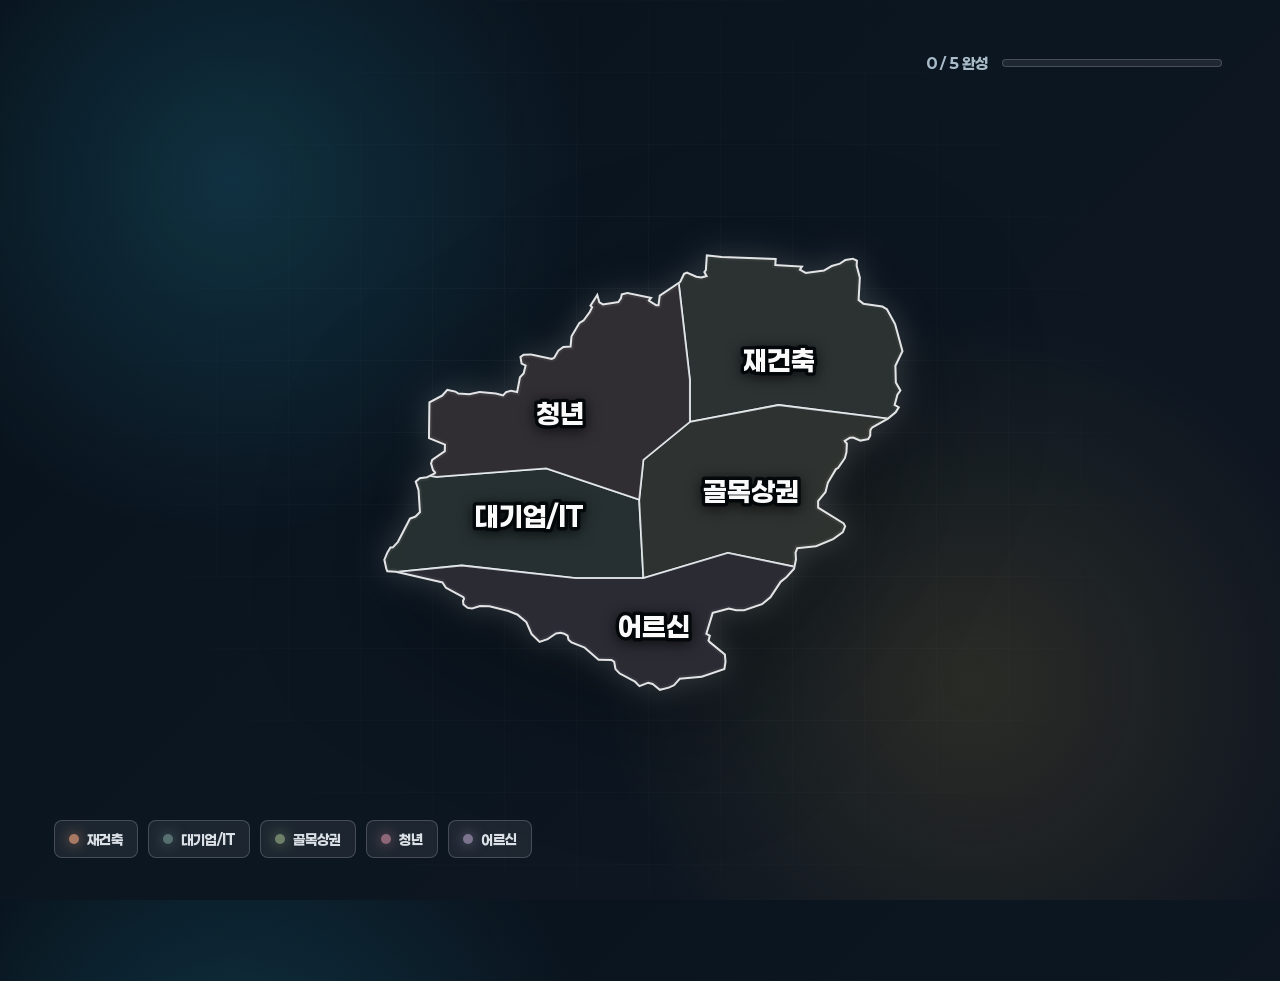
<file: index.locked-5split.html>
<!doctype html>
<html lang="ko">
<head>
  <meta charset="utf-8">
  <meta name="viewport" content="width=device-width, initial-scale=1">
  <title>&#49457;&#45224; &#48120;&#47000;&#51648;&#46020;</title>
  <style>
    :root {
      color-scheme: dark;
      --ink: #f6fbff;
      --muted: #a9bac8;
      --map: rgba(37, 47, 49, .94);
      --map2: rgba(44, 52, 53, .92);
      --renovation: #a87963;
      --enterprise: #586f70;
      --market: #6f8068;
      --youth: #8d6677;
      --senior: #7c738e;
    }

    @font-face {
      font-family: "Paperlogy";
      src: local("Paperlogy-7Bold"), local("Paperlogy 7 Bold"), local("Paperlogy-Bold"), url("Paperlogy-7Bold.woff2") format("woff2");
      font-weight: 700;
      font-display: swap;
    }

    @font-face {
      font-family: "Paperlogy";
      src: local("Paperlogy-8ExtraBold"), local("Paperlogy 8 ExtraBold"), local("Paperlogy-ExtraBold"), url("Paperlogy-8ExtraBold.woff2") format("woff2");
      font-weight: 800 900;
      font-display: swap;
    }

    * { box-sizing: border-box; }

    body {
      margin: 0;
      min-height: 100vh;
      overflow: hidden;
      background:
        radial-gradient(circle at 18% 20%, rgba(53, 210, 255, .16), transparent 28%),
        radial-gradient(circle at 76% 76%, rgba(245, 200, 75, .12), transparent 31%),
        linear-gradient(135deg, #071019 0%, #0b1621 44%, #101621 100%);
      color: var(--ink);
      font-family: "Paperlogy", "Pretendard", "Noto Sans KR", "Malgun Gothic", system-ui, sans-serif;
    }

    .stage {
      position: relative;
      width: 100vw;
      height: 100vh;
      min-width: 1080px;
      isolation: isolate;
    }

    .stage::before {
      position: absolute;
      inset: 0;
      z-index: -2;
      content: "";
      background-image:
        linear-gradient(rgba(255,255,255,.045) 1px, transparent 1px),
        linear-gradient(90deg, rgba(255,255,255,.035) 1px, transparent 1px);
      background-size: 72px 72px;
      mask-image: radial-gradient(circle at center, black 0%, transparent 78%);
    }

    header { display: none; }

    h1 {
      margin: 0;
      font-size: 58px;
      font-weight: 850;
      line-height: 1;
      letter-spacing: 0;
    }

    .subtitle { display: none; }

    .progress {
      position: absolute;
      top: 54px;
      right: 58px;
      z-index: 5;
      display: flex;
      align-items: center;
      gap: 14px;
      color: var(--muted);
      font-size: 15px;
      font-weight: 800;
      transition: opacity .55s ease, transform .55s ease;
    }

    .progress-track {
      width: 220px;
      height: 8px;
      overflow: hidden;
      border: 1px solid rgba(255,255,255,.18);
      border-radius: 999px;
      background: rgba(255,255,255,.08);
    }

    .progress-bar {
      width: 0%;
      height: 100%;
      border-radius: inherit;
      background: linear-gradient(90deg, var(--renovation), var(--enterprise), var(--market), var(--youth), var(--senior));
      transition: width .65s cubic-bezier(.2,.8,.2,1);
    }

    .map-wrap {
      position: absolute;
      inset: 118px 92px 72px 98px;
      display: grid;
      place-items: center;
    }

    .map-shell {
      width: min(1040px, 66vw);
      aspect-ratio: 1.36;
      filter: drop-shadow(0 32px 72px rgba(0,0,0,.44));
    }

    svg { width: 100%; height: 100%; display: block; overflow: visible; }

    .outer-border {
      fill: rgba(6, 16, 24, .58);
      stroke: rgba(255,255,255,.88);
      stroke-width: 4.8;
      filter: drop-shadow(0 0 18px rgba(255,255,255,.26));
    }

    .district { cursor: pointer; outline: none; }

    .district .base {
      fill: var(--map);
      stroke: rgba(246,251,255,.78);
      stroke-width: 2.15;
      transform-box: fill-box;
      transform-origin: center;
      transition: fill .45s ease, filter .45s ease, transform .45s cubic-bezier(.2,.85,.2,1), stroke .45s ease;
    }

    .district:nth-child(1) .base { fill: rgba(45, 52, 51, .96); }
    .district:nth-child(2) .base { fill: rgba(40, 50, 51, .94); }
    .district:nth-child(3) .base { fill: rgba(48, 54, 50, .94); }
    .district:nth-child(4) .base { fill: rgba(50, 48, 53, .94); }
    .district:nth-child(5) .base { fill: rgba(45, 45, 54, .95); }
    .district .texture { display: none; }
    .district .label {
      fill: rgba(255,255,255,.98);
      font-family: "Paperlogy", "Pretendard", "Noto Sans KR", "Malgun Gothic", system-ui, sans-serif;
      font-size: 32px;
      font-weight: 850;
      text-anchor: middle;
      pointer-events: none;
      paint-order: stroke;
      stroke: rgba(2,6,9,.92);
      stroke-width: 8px;
      stroke-linejoin: round;
      filter: drop-shadow(0 3px 8px rgba(0,0,0,.72));
    }
    .district .caption {
      display: none;
      fill: rgba(255,255,255,.92);
      font-size: 15px;
      font-weight: 800;
      text-anchor: middle;
      pointer-events: none;
      paint-order: stroke;
      stroke: rgba(2,6,9,.86);
      stroke-width: 5px;
      stroke-linejoin: round;
      filter: drop-shadow(0 2px 6px rgba(0,0,0,.7));
    }
    .pin { display: none; opacity: .55; transform-box: fill-box; transform-origin: center; transition: opacity .35s ease, transform .35s ease; }

    .district:hover .base, .district:focus-visible .base { filter: brightness(1.22) drop-shadow(0 0 18px var(--color)); transform: translateY(-5px) scale(1.012); }
    .district.active .base, .district.done .base { fill: color-mix(in srgb, var(--color) 58%, #293133); filter: brightness(1.2) drop-shadow(0 0 22px var(--color)); }
    .district.done .base { animation: districtPulse 2.8s ease-in-out infinite; }
    .district.active .texture, .district.done .texture { opacity: 0; }
    .district.active .pin, .district.done .pin { opacity: 1; transform: scale(1.2); }

    .legend {
      position: absolute;
      left: 54px;
      bottom: 42px;
      z-index: 5;
      display: grid;
      grid-template-columns: repeat(5, auto);
      gap: 10px;
      align-items: center;
      transition: opacity .55s ease, transform .55s ease;
    }

    .legend button {
      display: inline-flex;
      align-items: center;
      gap: 8px;
      height: 38px;
      padding: 0 14px;
      border: 1px solid rgba(255,255,255,.18);
      border-radius: 8px;
      background: rgba(255,255,255,.07);
      color: rgba(246,251,255,.88);
      font: inherit;
      font-size: 14px;
      font-weight: 800;
      cursor: pointer;
      transition: background .25s ease, border-color .25s ease, transform .25s ease;
    }
    .legend button:hover { border-color: var(--color); background: rgba(255,255,255,.13); transform: translateY(-2px); }
    .swatch { width: 10px; height: 10px; border-radius: 50%; background: var(--color); box-shadow: 0 0 14px var(--color); }

    .hint { display: none; }

    .video-layer { position: absolute; inset: 0; z-index: 10; pointer-events: none; perspective: 1200px; }
    .video-pop {
      position: absolute;
      inset: 0;
      overflow: hidden;
      background:
        radial-gradient(circle at 24% 30%, var(--color), transparent 34%),
        radial-gradient(circle at 76% 56%, rgba(255,255,255,.15), transparent 34%),
        linear-gradient(135deg, rgba(12,24,36,.98), rgba(7,11,18,.98));
      opacity: 0;
      transform: scale(.92) translateY(38px) rotateX(7deg);
      transition: opacity .55s ease, transform .9s cubic-bezier(.16,1,.3,1);
      box-shadow: inset 0 0 120px rgba(0,0,0,.66);
    }
    .video-pop.show { opacity: 1; transform: scale(1) translateY(0) rotateX(0deg); }
    .video-pop.exit { opacity: 0; transform: scale(1.04); transition-duration: .65s; }
    .video-pop::before {
      position: absolute;
      inset: 0;
      content: "";
      background:
        linear-gradient(90deg, transparent, rgba(255,255,255,.14), transparent),
        repeating-linear-gradient(0deg, rgba(255,255,255,.05) 0 1px, transparent 1px 7px);
      transform: translateX(-120%);
      animation: cinematicSweep 2.8s linear infinite;
    }
    .video-pop::after {
      position: absolute;
      inset: 0;
      content: "";
      background:
        radial-gradient(circle at 64% 46%, var(--color), transparent 18%),
        linear-gradient(112deg, transparent 0 47%, rgba(255,255,255,.18) 50%, transparent 55%),
        linear-gradient(126deg, transparent 0 58%, rgba(255,255,255,.14) 61%, transparent 68%);
      opacity: .56;
      mix-blend-mode: screen;
      animation: videoEnergy 3.8s ease-in-out infinite;
    }
    .video-title { position: absolute; left: 72px; top: 62px; z-index: 2; margin: 0; font-family: "Paperlogy", "Pretendard", "Noto Sans KR", "Malgun Gothic", system-ui, sans-serif; font-size: 76px; font-weight: 850; line-height: 1.15; }
    .video-copy { position: absolute; left: 78px; bottom: 88px; z-index: 2; width: min(620px, 48vw); margin: 0; color: rgba(241,248,255,.84); font-size: 24px; line-height: 1.55; word-break: keep-all; }
    .video-mark { position: absolute; right: 72px; top: 64px; z-index: 2; display: grid; place-items: center; width: 92px; height: 92px; border: 1px solid rgba(255,255,255,.24); border-radius: 50%; background: rgba(255,255,255,.08); font-size: 18px; font-weight: 900; box-shadow: 0 0 28px var(--color); }
    .video-progress { position: absolute; left: 0; right: 0; bottom: 0; height: 8px; background: rgba(255,255,255,.12); }
    .video-progress span { display: block; width: 0; height: 100%; background: var(--color); box-shadow: 0 0 18px var(--color); }
    .video-pop.show .video-progress span { animation: playhead 2s linear forwards; }

    .unified-map { opacity: 0; fill: rgba(255,255,255,.05); stroke: rgba(255,255,255,0); stroke-width: 7; pointer-events: none; transition: opacity .6s ease; stroke-linecap: round; stroke-linejoin: round; transform-box: fill-box; transform-origin: center; }
    .stage.complete .progress,
    .stage.complete .legend {
      opacity: 0;
      transform: translateY(10px);
      pointer-events: none;
    }
    .stage.complete .district {
      opacity: 0;
      pointer-events: none;
      transition: opacity .9s cubic-bezier(.16,1,.3,1);
    }
    .stage.complete .district .base { stroke: rgba(255,255,255,0); animation: none; }
    .stage.complete .district .texture, .stage.complete .district .label, .stage.complete .district .caption, .stage.complete .pin { opacity: 0; transition: opacity .55s ease; }
    .stage.complete .outer-border { animation: borderVanish .65s ease forwards; }
    .stage.complete .map-shell { animation: finalMapZoom 4s .18s cubic-bezier(.18,1.24,.24,1) forwards; }
    .stage.complete .unified-map { opacity: 1; fill: url(#finalMapGradient); stroke: url(#finalMapGradient); animation: unifiedIgnite 4s cubic-bezier(.16,1,.3,1) forwards, finalColorBreath 4.4s 4s ease-in-out infinite; }

    .completion { position: absolute; inset: 0; z-index: 20; display: grid; place-items: center; pointer-events: none; opacity: 0; transition: opacity .65s ease; }
    .completion.show { opacity: 1; }
    .completion::before {
      position: absolute;
      inset: 0;
      content: "";
      background:
        radial-gradient(circle at 50% 48%, rgba(178,32,149,.26), rgba(245,50,75,.12) 20%, rgba(12,20,24,.18) 44%, rgba(8,16,24,.7) 78%),
        linear-gradient(106deg, transparent 0 25%, rgba(52,63,158,.34) 35%, rgba(178,32,149,.28) 50%, rgba(245,50,75,.22) 66%, transparent 78%),
        linear-gradient(74deg, transparent 0 43%, rgba(178,32,149,.18) 50%, transparent 62%);
      mix-blend-mode: screen;
      animation: finishWash 5.1s ease-out forwards, lightSweep 4.1s ease-in-out infinite;
    }
    .completion h2 { position: relative; z-index: 2; width: min(900px,72vw); margin: 0; text-align: center; font-family: "Paperlogy", "Pretendard", "Noto Sans KR", "Malgun Gothic", system-ui, sans-serif; font-size: 72px; font-weight: 900; line-height: 1.08; color: rgba(255,255,255,.98); text-shadow: 0 5px 20px rgba(0,0,0,.95), 0 0 20px rgba(255,255,255,.22); opacity: 0; transform: translateY(26px) scale(.88); animation: finishText 1.08s .58s cubic-bezier(.14,1.28,.22,1) forwards, titleBreath 3.8s 1.9s ease-in-out infinite; }

    @keyframes districtPulse { 0%,100% { filter: brightness(1.22) drop-shadow(0 0 16px var(--color)); } 50% { filter: brightness(1.55) drop-shadow(0 0 34px var(--color)); } }
    @keyframes cinematicSweep { from { transform: translateX(-120%); } to { transform: translateX(120%); } }
    @keyframes videoEnergy { 0%,100% { transform: translate3d(-2%,1%,0) scale(1); opacity: .42; } 50% { transform: translate3d(2%,-1%,0) scale(1.04); opacity: .78; } }
    @keyframes playhead { from { width: 0; } to { width: 100%; } }
    @keyframes mergeFill { 0% { filter: brightness(1.35) drop-shadow(0 0 24px var(--color)); } 55% { filter: brightness(1.55) drop-shadow(0 0 34px rgba(222,92,178,.64)); } 100% { fill: rgba(102,51,88,.24); filter: brightness(1.08) drop-shadow(0 0 16px rgba(222,92,178,.42)); } }
    @keyframes borderVanish { to { opacity: 0; } }
    @keyframes unifiedIgnite { 0% { stroke-dasharray: 1; stroke-dashoffset: 1; fill-opacity: .05; filter: drop-shadow(0 0 0 rgba(178,32,149,0)); } 58% { stroke-dasharray: 1; stroke-dashoffset: 0; fill-opacity: .72; filter: drop-shadow(0 0 54px rgba(178,32,149,.64)) drop-shadow(0 0 92px rgba(52,63,158,.36)); } 100% { stroke-dasharray: 1; stroke-dashoffset: 0; fill-opacity: .74; filter: drop-shadow(0 0 30px rgba(245,50,75,.44)) drop-shadow(0 0 78px rgba(52,63,158,.28)); } }
    @keyframes finalMapZoom { 0% { transform: scale(1); filter: drop-shadow(0 32px 72px rgba(0,0,0,.44)); } 76% { transform: scale(1.34); filter: drop-shadow(0 42px 112px rgba(0,0,0,.44)) drop-shadow(0 0 104px rgba(222,92,178,.42)); } 100% { transform: scale(1.27); filter: drop-shadow(0 40px 106px rgba(0,0,0,.42)) drop-shadow(0 0 92px rgba(222,92,178,.36)); } }
    @keyframes finalColorBreath { 0%,100% { fill-opacity: .72; filter: drop-shadow(0 0 24px rgba(245,50,75,.38)) drop-shadow(0 0 58px rgba(52,63,158,.26)); } 50% { fill-opacity: .84; filter: drop-shadow(0 0 38px rgba(178,32,149,.66)) drop-shadow(0 0 92px rgba(52,63,158,.38)); } }
    @keyframes titleBreath { 0%,100% { text-shadow: 0 5px 20px rgba(0,0,0,.95), 0 0 18px rgba(255,255,255,.18); } 50% { text-shadow: 0 5px 22px rgba(0,0,0,.96), 0 0 28px rgba(255,255,255,.28); } }
    @keyframes finishWash { 0% { transform: scale(.72); opacity: 0; } 28% { opacity: .94; } 100% { transform: scale(1.18); opacity: .35; } }
    @keyframes lightSweep { 0%,100% { background-position: 0 0, -18vw 0, 12vw 0; } 50% { background-position: 0 0, 18vw 0, -12vw 0; } }
    @keyframes finishText { 0% { opacity: 0; transform: translateY(26px) scale(.88); filter: blur(4px); } 62% { opacity: 1; transform: translateY(0) scale(1.06); filter: blur(0); } 100% { opacity: 1; transform: translateY(0) scale(1); filter: blur(0); } }
  </style>
</head>
<body>
  <main class="stage" aria-label="&#49457;&#45224; &#48120;&#47000;&#51648;&#46020;">
    <header>
      <h1>&#49457;&#45224; &#48120;&#47000;&#51648;&#46020;</h1>
      <p class="subtitle">&#49457;&#45224;&#49884;&#51032; &#48120;&#47000; &#51032;&#51228;&#47484; 5&#44060;&#51032; &#50689;&#50669;&#51004;&#47196; &#54204;&#52824;&#44256;, &#48516;&#50556;&#48324; &#50689;&#49345;&#51060; &#50756;&#49457;&#46112;&#49688;&#47197; &#54616;&#45208;&#51032; &#48120;&#47000;&#51648;&#46020;&#47196; &#54633;&#52432;&#51648;&#45716; &#51064;&#53552;&#47001;&#54000;&#48652; &#53080;&#49481;&#53944;</p>
    </header>
    <div class="progress" aria-live="polite">
      <span id="progressText">0 / 5 &#50756;&#49457;</span>
      <div class="progress-track" aria-hidden="true"><div class="progress-bar" id="progressBar"></div></div>
    </div>

    <section class="map-wrap">
      <div class="map-shell">
        <svg viewBox="0 0 1000 720" role="img" aria-labelledby="mapTitle mapDesc">
          <title id="mapTitle">&#49457;&#45224; &#48120;&#47000;&#51648;&#46020;</title>
          <desc id="mapDesc">&#49457;&#45224;&#49884; &#50808;&#44285;&#49440;&#51012; 5&#44060; &#48120;&#47000; &#51032;&#51228; &#50689;&#50669;&#51004;&#47196; &#45208;&#45576; &#51064;&#53552;&#47001;&#54000;&#48652; &#51648;&#46020;</desc>
          <defs>
            <clipPath id="seongnamBoundary"><path d="M 739.6 326.0 L 739.2 335.7 L 737.4 342.3 L 729.6 353.7 L 726.9 355.3 L 717.3 371.3 L 714.5 382.5 L 705.6 393.3 L 705.7 402.1 L 736.1 421.0 L 737.5 423.6 L 735.1 429.6 L 724.0 437.6 L 704.0 446.0 L 681.4 448.3 L 678.9 454.7 L 679.4 462.6 L 677.2 473.3 L 668.4 483.1 L 661.6 488.4 L 649.5 506.8 L 639.9 514.7 L 619.0 521.8 L 610.0 521.7 L 601.1 519.7 L 581.1 525.1 L 573.1 551.4 L 577.2 553.8 L 575.8 559.0 L 577.8 561.6 L 595.3 576.0 L 596.0 583.9 L 594.8 591.6 L 568.8 600.5 L 542.6 602.8 L 535.5 610.7 L 529.6 613.4 L 519.8 615.8 L 511.4 609.0 L 505.6 607.5 L 495.6 611.3 L 490.7 606.4 L 472.7 596.9 L 468.1 592.1 L 466.5 583.2 L 462.5 580.7 L 447.4 580.3 L 431.0 566.1 L 415.5 560.0 L 412.4 557.2 L 411.3 552.3 L 406.7 549.5 L 402.0 548.3 L 396.2 549.2 L 386.1 556.0 L 377.4 559.1 L 368.7 550.6 L 362.4 536.2 L 351.7 527.2 L 340.6 522.7 L 317.9 517.0 L 306.4 516.7 L 297.1 519.7 L 292.5 519.0 L 288.1 515.5 L 287.7 511.9 L 289.0 509.5 L 287.9 506.6 L 267.1 495.5 L 262.8 488.9 L 207.3 476.3 L 197.7 475.7 L 196.9 473.8 L 194.6 463.3 L 198.1 455.0 L 201.3 449.8 L 204.0 449.7 L 210.4 442.8 L 224.5 415.4 L 230.9 413.1 L 236.7 407.2 L 235.0 380.3 L 231.9 371.0 L 235.7 367.8 L 244.0 366.7 L 254.1 361.8 L 254.7 359.7 L 252.0 356.4 L 249.9 349.2 L 251.0 345.6 L 266.1 335.3 L 266.3 326.1 L 247.4 318.4 L 247.9 277.6 L 262.6 269.8 L 268.3 263.3 L 277.0 265.3 L 280.7 267.7 L 294.1 268.5 L 306.3 265.9 L 325.1 267.5 L 334.2 270.0 L 338.1 265.9 L 343.2 264.3 L 351.5 266.2 L 355.0 247.6 L 359.3 243.3 L 362.0 232.6 L 356.9 230.2 L 355.8 223.7 L 358.6 221.7 L 367.0 221.5 L 391.7 226.6 L 395.3 225.0 L 400.2 216.4 L 405.6 212.4 L 414.9 211.9 L 416.1 199.0 L 425.1 183.8 L 429.9 181.0 L 437.6 170.5 L 440.7 164.1 L 438.9 162.3 L 445.0 152.7 L 446.9 159.3 L 451.9 162.3 L 471.0 159.3 L 474.5 154.2 L 475.4 150.1 L 481.1 148.7 L 506.8 154.0 L 504.9 156.2 L 506.2 157.8 L 514.8 163.0 L 518.9 163.0 L 520.5 151.3 L 544.5 135.1 L 549.0 125.7 L 551.5 124.6 L 562.2 129.3 L 568.9 130.3 L 576.5 128.1 L 573.6 122.7 L 575.1 120.7 L 576.2 104.2 L 592.7 106.0 L 655.3 108.4 L 654.9 115.5 L 685.5 117.2 L 683.5 120.2 L 692.0 125.0 L 714.2 121.9 L 723.4 116.6 L 733.0 113.8 L 739.5 109.4 L 747.8 108.1 L 751.5 109.8 L 751.2 115.3 L 755.0 129.4 L 753.5 156.2 L 759.9 161.2 L 782.4 164.5 L 787.4 167.5 L 796.8 184.7 L 805.4 216.2 L 797.1 233.3 L 797.6 253.6 L 802.8 262.7 L 799.7 266.9 L 796.0 280.5 L 800.6 283.1 L 797.7 287.8 L 788.8 295.1 L 770.0 305.7 L 767.5 309.3 L 767.3 316.0 L 765.4 319.4 L 756.9 320.9 L 748.6 317.4 L 744.1 317.7 L 736.7 321.9 L 738.0 324.5 L 739.6 326.0 Z"></path></clipPath>
            <linearGradient id="mapShade" x1="210" y1="70" x2="820" y2="660" gradientUnits="userSpaceOnUse">
              <stop offset="0" stop-color="rgba(255,255,255,.08)"></stop>
              <stop offset=".55" stop-color="rgba(255,255,255,0)"></stop>
              <stop offset="1" stop-color="rgba(0,0,0,.2)"></stop>
            </linearGradient>
            <linearGradient id="finalMapGradient" x1="210" y1="360" x2="820" y2="360" gradientUnits="userSpaceOnUse">
              <stop offset="0" stop-color="#343f9e"></stop>
              <stop offset=".48" stop-color="#b12095"></stop>
              <stop offset="1" stop-color="#f5324b"></stop>
            </linearGradient>
            <pattern id="diagonal" width="18" height="18" patternUnits="userSpaceOnUse" patternTransform="rotate(35)"><rect width="18" height="18" fill="transparent"></rect><rect width="3" height="18" fill="rgba(255,255,255,.42)"></rect></pattern>
            <pattern id="dots" width="24" height="24" patternUnits="userSpaceOnUse"><circle cx="8" cy="8" r="2.2" fill="rgba(255,255,255,.58)"></circle><circle cx="19" cy="17" r="1.6" fill="rgba(255,255,255,.36)"></circle></pattern>
            <pattern id="grid" width="28" height="28" patternUnits="userSpaceOnUse"><path d="M0 14 H28 M14 0 V28" stroke="rgba(255,255,255,.4)" stroke-width="1.4"></path></pattern>
            <pattern id="blocks" width="30" height="30" patternUnits="userSpaceOnUse"><rect x="3" y="4" width="9" height="8" fill="rgba(255,255,255,.46)"></rect><rect x="16" y="16" width="11" height="9" fill="rgba(255,255,255,.3)"></rect></pattern>
            <pattern id="waves" width="42" height="24" patternUnits="userSpaceOnUse"><path d="M0 12 C8 2 14 2 22 12 S36 22 42 12" fill="none" stroke="rgba(255,255,255,.44)" stroke-width="2"></path></pattern>
          </defs>
          <path class="outer-border" d="M 739.6 326.0 L 739.2 335.7 L 737.4 342.3 L 729.6 353.7 L 726.9 355.3 L 717.3 371.3 L 714.5 382.5 L 705.6 393.3 L 705.7 402.1 L 736.1 421.0 L 737.5 423.6 L 735.1 429.6 L 724.0 437.6 L 704.0 446.0 L 681.4 448.3 L 678.9 454.7 L 679.4 462.6 L 677.2 473.3 L 668.4 483.1 L 661.6 488.4 L 649.5 506.8 L 639.9 514.7 L 619.0 521.8 L 610.0 521.7 L 601.1 519.7 L 581.1 525.1 L 573.1 551.4 L 577.2 553.8 L 575.8 559.0 L 577.8 561.6 L 595.3 576.0 L 596.0 583.9 L 594.8 591.6 L 568.8 600.5 L 542.6 602.8 L 535.5 610.7 L 529.6 613.4 L 519.8 615.8 L 511.4 609.0 L 505.6 607.5 L 495.6 611.3 L 490.7 606.4 L 472.7 596.9 L 468.1 592.1 L 466.5 583.2 L 462.5 580.7 L 447.4 580.3 L 431.0 566.1 L 415.5 560.0 L 412.4 557.2 L 411.3 552.3 L 406.7 549.5 L 402.0 548.3 L 396.2 549.2 L 386.1 556.0 L 377.4 559.1 L 368.7 550.6 L 362.4 536.2 L 351.7 527.2 L 340.6 522.7 L 317.9 517.0 L 306.4 516.7 L 297.1 519.7 L 292.5 519.0 L 288.1 515.5 L 287.7 511.9 L 289.0 509.5 L 287.9 506.6 L 267.1 495.5 L 262.8 488.9 L 207.3 476.3 L 197.7 475.7 L 196.9 473.8 L 194.6 463.3 L 198.1 455.0 L 201.3 449.8 L 204.0 449.7 L 210.4 442.8 L 224.5 415.4 L 230.9 413.1 L 236.7 407.2 L 235.0 380.3 L 231.9 371.0 L 235.7 367.8 L 244.0 366.7 L 254.1 361.8 L 254.7 359.7 L 252.0 356.4 L 249.9 349.2 L 251.0 345.6 L 266.1 335.3 L 266.3 326.1 L 247.4 318.4 L 247.9 277.6 L 262.6 269.8 L 268.3 263.3 L 277.0 265.3 L 280.7 267.7 L 294.1 268.5 L 306.3 265.9 L 325.1 267.5 L 334.2 270.0 L 338.1 265.9 L 343.2 264.3 L 351.5 266.2 L 355.0 247.6 L 359.3 243.3 L 362.0 232.6 L 356.9 230.2 L 355.8 223.7 L 358.6 221.7 L 367.0 221.5 L 391.7 226.6 L 395.3 225.0 L 400.2 216.4 L 405.6 212.4 L 414.9 211.9 L 416.1 199.0 L 425.1 183.8 L 429.9 181.0 L 437.6 170.5 L 440.7 164.1 L 438.9 162.3 L 445.0 152.7 L 446.9 159.3 L 451.9 162.3 L 471.0 159.3 L 474.5 154.2 L 475.4 150.1 L 481.1 148.7 L 506.8 154.0 L 504.9 156.2 L 506.2 157.8 L 514.8 163.0 L 518.9 163.0 L 520.5 151.3 L 544.5 135.1 L 549.0 125.7 L 551.5 124.6 L 562.2 129.3 L 568.9 130.3 L 576.5 128.1 L 573.6 122.7 L 575.1 120.7 L 576.2 104.2 L 592.7 106.0 L 655.3 108.4 L 654.9 115.5 L 685.5 117.2 L 683.5 120.2 L 692.0 125.0 L 714.2 121.9 L 723.4 116.6 L 733.0 113.8 L 739.5 109.4 L 747.8 108.1 L 751.5 109.8 L 751.2 115.3 L 755.0 129.4 L 753.5 156.2 L 759.9 161.2 L 782.4 164.5 L 787.4 167.5 L 796.8 184.7 L 805.4 216.2 L 797.1 233.3 L 797.6 253.6 L 802.8 262.7 L 799.7 266.9 L 796.0 280.5 L 800.6 283.1 L 797.7 287.8 L 788.8 295.1 L 770.0 305.7 L 767.5 309.3 L 767.3 316.0 L 765.4 319.4 L 756.9 320.9 L 748.6 317.4 L 744.1 317.7 L 736.7 321.9 L 738.0 324.5 L 739.6 326.0 Z"></path>
          <g clip-path="url(#seongnamBoundary)">
            <g class="district" tabindex="0" role="button" data-id="renovation" style="--color: var(--renovation)" aria-label="&#51116;&#44148;&#52629;">
              <path class="base" d="M520 0 H1000 V280 L820 300 L660 280 L555 300 L555 250 L540 120 Z"></path><path class="texture" fill="url(#blocks)" d="M520 0 H1000 V280 L820 300 L660 280 L555 300 L555 250 L540 120 Z"></path><circle class="pin" cx="660" cy="240" r="7" fill="var(--renovation)"></circle><text class="label" x="660" y="240">&#51116;&#44148;&#52629;</text><text class="caption" x="455" y="284">&#46020;&#49884;&#47484; &#45796;&#49884; &#49464;&#50864;&#45716; &#48731;</text>
            </g>
            <g class="district" tabindex="0" role="button" data-id="enterprise" style="--color: var(--enterprise)" aria-label="&#45824;&#44592;&#50629;/IT">
              <path class="base" d="M0 350 L130 345 L255 365 L385 355 L495 392 L500 485 L420 485 L285 470 L135 485 L0 475 Z"></path><path class="texture" fill="url(#grid)" d="M0 350 L130 345 L255 365 L385 355 L495 392 L500 485 L420 485 L285 470 L135 485 L0 475 Z"></path><circle class="pin" cx="365" cy="425" r="7" fill="var(--enterprise)"></circle><text class="label" x="365" y="425">&#45824;&#44592;&#50629;/IT</text><text class="caption" x="682" y="307">&#54032;&#44368;&#50640;&#49436; &#54869;&#51109;&#46104;&#45716; &#50644;&#51652;</text>
            </g>
            <g class="district" tabindex="0" role="button" data-id="market" style="--color: var(--market)" aria-label="&#44264;&#47785;&#49345;&#44428;">
              <path class="base" d="M555 300 L660 280 L820 300 L1000 280 V470 L840 455 L720 480 L600 455 L500 485 L495 392 L500 345 Z"></path><path class="texture" fill="url(#waves)" d="M555 300 L660 280 L820 300 L1000 280 V470 L840 455 L720 480 L600 455 L500 485 L495 392 L500 345 Z"></path><circle class="pin" cx="627" cy="395" r="7" fill="var(--market)"></circle><text class="label" x="627" y="395">&#44264;&#47785;&#49345;&#44428;</text><text class="caption" x="365" y="459">&#49373;&#54876;&#44428;&#51012; &#51079;&#45716; &#44221;&#51228;</text>
            </g>
            <g class="district" tabindex="0" role="button" data-id="youth" style="--color: var(--youth)" aria-label="&#52397;&#45380;">
              <path class="base" d="M0 0 H520 L540 120 L555 250 L555 300 L500 345 L495 392 L385 355 L255 365 L130 345 L0 350 Z"></path><path class="texture" fill="url(#diagonal)" d="M0 0 H520 L540 120 L555 250 L555 300 L500 345 L495 392 L385 355 L255 365 L130 345 L0 350 Z"></path><circle class="pin" cx="401" cy="303" r="7" fill="var(--youth)"></circle><text class="label" x="401" y="303">&#52397;&#45380;</text><text class="caption" x="635" y="517">&#44592;&#54924;&#44032; &#47672;&#47924;&#45716; &#46020;&#49884;</text>
            </g>
            <g class="district" tabindex="0" role="button" data-id="senior" style="--color: var(--senior)" aria-label="&#50612;&#47476;&#49888;">
              <path class="base" d="M0 475 L135 485 L285 470 L420 485 L500 485 L600 455 L720 480 L840 455 L1000 470 V720 H0 Z"></path><path class="texture" fill="url(#dots)" d="M0 475 L135 485 L285 470 L420 485 L500 485 L600 455 L720 480 L840 455 L1000 470 V720 H0 Z"></path><circle class="pin" cx="513" cy="555" r="7" fill="var(--senior)"></circle><text class="label" x="513" y="555">&#50612;&#47476;&#49888;</text><text class="caption" x="520" y="639">&#46028;&#48388;&#44284; &#54408;&#44201;&#51032; &#44592;&#48152;</text>
            </g>
          </g>
          <path class="unified-map" pathLength="1" d="M 739.6 326.0 L 739.2 335.7 L 737.4 342.3 L 729.6 353.7 L 726.9 355.3 L 717.3 371.3 L 714.5 382.5 L 705.6 393.3 L 705.7 402.1 L 736.1 421.0 L 737.5 423.6 L 735.1 429.6 L 724.0 437.6 L 704.0 446.0 L 681.4 448.3 L 678.9 454.7 L 679.4 462.6 L 677.2 473.3 L 668.4 483.1 L 661.6 488.4 L 649.5 506.8 L 639.9 514.7 L 619.0 521.8 L 610.0 521.7 L 601.1 519.7 L 581.1 525.1 L 573.1 551.4 L 577.2 553.8 L 575.8 559.0 L 577.8 561.6 L 595.3 576.0 L 596.0 583.9 L 594.8 591.6 L 568.8 600.5 L 542.6 602.8 L 535.5 610.7 L 529.6 613.4 L 519.8 615.8 L 511.4 609.0 L 505.6 607.5 L 495.6 611.3 L 490.7 606.4 L 472.7 596.9 L 468.1 592.1 L 466.5 583.2 L 462.5 580.7 L 447.4 580.3 L 431.0 566.1 L 415.5 560.0 L 412.4 557.2 L 411.3 552.3 L 406.7 549.5 L 402.0 548.3 L 396.2 549.2 L 386.1 556.0 L 377.4 559.1 L 368.7 550.6 L 362.4 536.2 L 351.7 527.2 L 340.6 522.7 L 317.9 517.0 L 306.4 516.7 L 297.1 519.7 L 292.5 519.0 L 288.1 515.5 L 287.7 511.9 L 289.0 509.5 L 287.9 506.6 L 267.1 495.5 L 262.8 488.9 L 207.3 476.3 L 197.7 475.7 L 196.9 473.8 L 194.6 463.3 L 198.1 455.0 L 201.3 449.8 L 204.0 449.7 L 210.4 442.8 L 224.5 415.4 L 230.9 413.1 L 236.7 407.2 L 235.0 380.3 L 231.9 371.0 L 235.7 367.8 L 244.0 366.7 L 254.1 361.8 L 254.7 359.7 L 252.0 356.4 L 249.9 349.2 L 251.0 345.6 L 266.1 335.3 L 266.3 326.1 L 247.4 318.4 L 247.9 277.6 L 262.6 269.8 L 268.3 263.3 L 277.0 265.3 L 280.7 267.7 L 294.1 268.5 L 306.3 265.9 L 325.1 267.5 L 334.2 270.0 L 338.1 265.9 L 343.2 264.3 L 351.5 266.2 L 355.0 247.6 L 359.3 243.3 L 362.0 232.6 L 356.9 230.2 L 355.8 223.7 L 358.6 221.7 L 367.0 221.5 L 391.7 226.6 L 395.3 225.0 L 400.2 216.4 L 405.6 212.4 L 414.9 211.9 L 416.1 199.0 L 425.1 183.8 L 429.9 181.0 L 437.6 170.5 L 440.7 164.1 L 438.9 162.3 L 445.0 152.7 L 446.9 159.3 L 451.9 162.3 L 471.0 159.3 L 474.5 154.2 L 475.4 150.1 L 481.1 148.7 L 506.8 154.0 L 504.9 156.2 L 506.2 157.8 L 514.8 163.0 L 518.9 163.0 L 520.5 151.3 L 544.5 135.1 L 549.0 125.7 L 551.5 124.6 L 562.2 129.3 L 568.9 130.3 L 576.5 128.1 L 573.6 122.7 L 575.1 120.7 L 576.2 104.2 L 592.7 106.0 L 655.3 108.4 L 654.9 115.5 L 685.5 117.2 L 683.5 120.2 L 692.0 125.0 L 714.2 121.9 L 723.4 116.6 L 733.0 113.8 L 739.5 109.4 L 747.8 108.1 L 751.5 109.8 L 751.2 115.3 L 755.0 129.4 L 753.5 156.2 L 759.9 161.2 L 782.4 164.5 L 787.4 167.5 L 796.8 184.7 L 805.4 216.2 L 797.1 233.3 L 797.6 253.6 L 802.8 262.7 L 799.7 266.9 L 796.0 280.5 L 800.6 283.1 L 797.7 287.8 L 788.8 295.1 L 770.0 305.7 L 767.5 309.3 L 767.3 316.0 L 765.4 319.4 L 756.9 320.9 L 748.6 317.4 L 744.1 317.7 L 736.7 321.9 L 738.0 324.5 L 739.6 326.0 Z"></path>
        </svg>
      </div>
    </section>

    <nav class="legend" aria-label="&#48516;&#50556; &#49440;&#53469;">
      <button type="button" data-target="renovation" style="--color: var(--renovation)"><span class="swatch"></span>&#51116;&#44148;&#52629;</button>
      <button type="button" data-target="enterprise" style="--color: var(--enterprise)"><span class="swatch"></span>&#45824;&#44592;&#50629;/IT</button>
      <button type="button" data-target="market" style="--color: var(--market)"><span class="swatch"></span>&#44264;&#47785;&#49345;&#44428;</button>
      <button type="button" data-target="youth" style="--color: var(--youth)"><span class="swatch"></span>&#52397;&#45380;</button>
      <button type="button" data-target="senior" style="--color: var(--senior)"><span class="swatch"></span>&#50612;&#47476;&#49888;</button>
    </nav>
    <p class="hint">&#51648;&#46020; &#50689;&#50669;&#51012; &#53364;&#47533;&#54616;&#47732; &#54644;&#45817; &#48516;&#50556;&#44032; &#48157;&#50500;&#51648;&#44256; &#51204;&#52404;&#54868;&#47732; &#50689;&#49345; &#50672;&#52636;&#51060; &#51116;&#49373;&#46121;&#45768;&#45796;.</p>
    <div class="video-layer" id="videoLayer" aria-hidden="true"></div>
    <div class="completion" id="completion"><h2>&#49457;&#45224; &#48120;&#47000;&#51648;&#46020;</h2></div>
  </main>

  <script>
    const segments = {
      renovation: { title: "&#51116;&#44148;&#52629;", copy: "&#45432;&#54980; &#51452;&#44144;&#51648;&#51032; &#48320;&#54868;&#44032; &#49373;&#54876; &#51064;&#54532;&#46972;&#50752; &#50672;&#44208;&#46104;&#47728; &#49457;&#45224;&#51032; &#49352; &#51452;&#44144; &#52629;&#51004;&#47196; &#49332;&#50500;&#45208;&#45716; &#51109;&#47732;.", color: "var(--renovation)", mark: "01" },
      enterprise: { title: "&#45824;&#44592;&#50629;/IT", copy: "&#54032;&#44368;&#50752; &#52392;&#45800; &#49328;&#50629; &#44592;&#48152;&#51060; &#46020;&#49884; &#51204;&#52404;&#47196; &#54869;&#49328;&#46104;&#45716; &#55120;&#47492;&#51012; &#45936;&#51060;&#53552; &#46972;&#51064;&#44284; &#48731;&#51032; &#49549;&#46020;&#47196; &#54364;&#54788;.", color: "var(--enterprise)", mark: "02" },
      market: { title: "&#44264;&#47785;&#49345;&#44428;", copy: "&#51204;&#53685;&#49884;&#51109;&#44284; &#49373;&#54876; &#49345;&#44428;&#51060; &#45796;&#49884; &#49324;&#46988;&#51012; &#47784;&#51004;&#45716; &#54876;&#47141;&#51032; &#45348;&#53944;&#50892;&#53356;&#47196; &#46496;&#50724;&#47476;&#45716; &#51109;&#47732;.", color: "var(--market)", mark: "03" },
      youth: { title: "&#52397;&#45380;", copy: "&#51068;&#51088;&#47532;, &#51452;&#44144;, &#52285;&#50629;, &#47928;&#54868;&#44032; &#47582;&#47932;&#47532;&#47728; &#52397;&#45380;&#51032; &#49884;&#46020;&#44032; &#46020;&#49884;&#51032; &#49549;&#46020;&#44032; &#46104;&#45716; &#49692;&#44036;.", color: "var(--youth)", mark: "04" },
      senior: { title: "&#50612;&#47476;&#49888;", copy: "&#46028;&#48388;, &#44148;&#44053;, &#51060;&#46041; &#54200;&#51032;&#44032; &#54616;&#45208;&#51032; &#50504;&#51204;&#47581;&#51004;&#47196; &#51060;&#50612;&#51256; &#54408;&#44201; &#51080;&#45716; &#51068;&#49345;&#51012; &#48157;&#55176;&#45716; &#51109;&#47732;.", color: "var(--senior)", mark: "05" }
    };
    const done = new Set();
    const districts = [...document.querySelectorAll('.district')];
    const videoLayer = document.querySelector('#videoLayer');
    const progressText = document.querySelector('#progressText');
    const progressBar = document.querySelector('#progressBar');
    const completion = document.querySelector('#completion');
    const stage = document.querySelector('.stage');
    let activeTimer = null;
    let completionShown = false;

    function playSegment(id) {
      const item = segments[id];
      if (!item) return;
      clearTimeout(activeTimer);
      districts.forEach(d => d.classList.toggle('active', d.dataset.id === id));
      showVideo(item, () => {
        done.add(id);
        districts.forEach(d => { d.classList.remove('active'); d.classList.toggle('done', done.has(d.dataset.id)); });
        updateProgress();
      });
    }

    function showVideo(item, onFinish) {
      videoLayer.innerHTML = '';
      const pop = document.createElement('article');
      pop.className = 'video-pop';
      pop.style.setProperty('--color', item.color);
      pop.innerHTML = `<p class="video-title">${item.title}<br>&#48120;&#47000; &#50689;&#49345;</p><span class="video-mark">${item.mark}</span><p class="video-copy">${item.copy}</p><div class="video-progress"><span></span></div>`;
      videoLayer.appendChild(pop);
      requestAnimationFrame(() => pop.classList.add('show'));
      activeTimer = setTimeout(() => {
        pop.classList.add('exit');
        onFinish();
        setTimeout(() => pop.remove(), 680);
      }, 2000);
    }

    function updateProgress() {
      const count = done.size;
      progressText.textContent = `${count} / 5 \uC644\uC131`;
      progressBar.style.width = `${count * 20}%`;
      if (count === 5 && !completionShown) {
        completionShown = true;
        setTimeout(() => { stage.classList.add('complete'); completion.classList.add('show'); }, 650);
      }
    }

    districts.forEach(d => {
      d.addEventListener('click', () => playSegment(d.dataset.id));
      d.addEventListener('keydown', e => { if (e.key === 'Enter' || e.key === ' ') { e.preventDefault(); playSegment(d.dataset.id); } });
    });
    document.querySelectorAll('[data-target]').forEach(b => b.addEventListener('click', () => playSegment(b.dataset.target)));
  </script>
</body>
</html>
</file>
